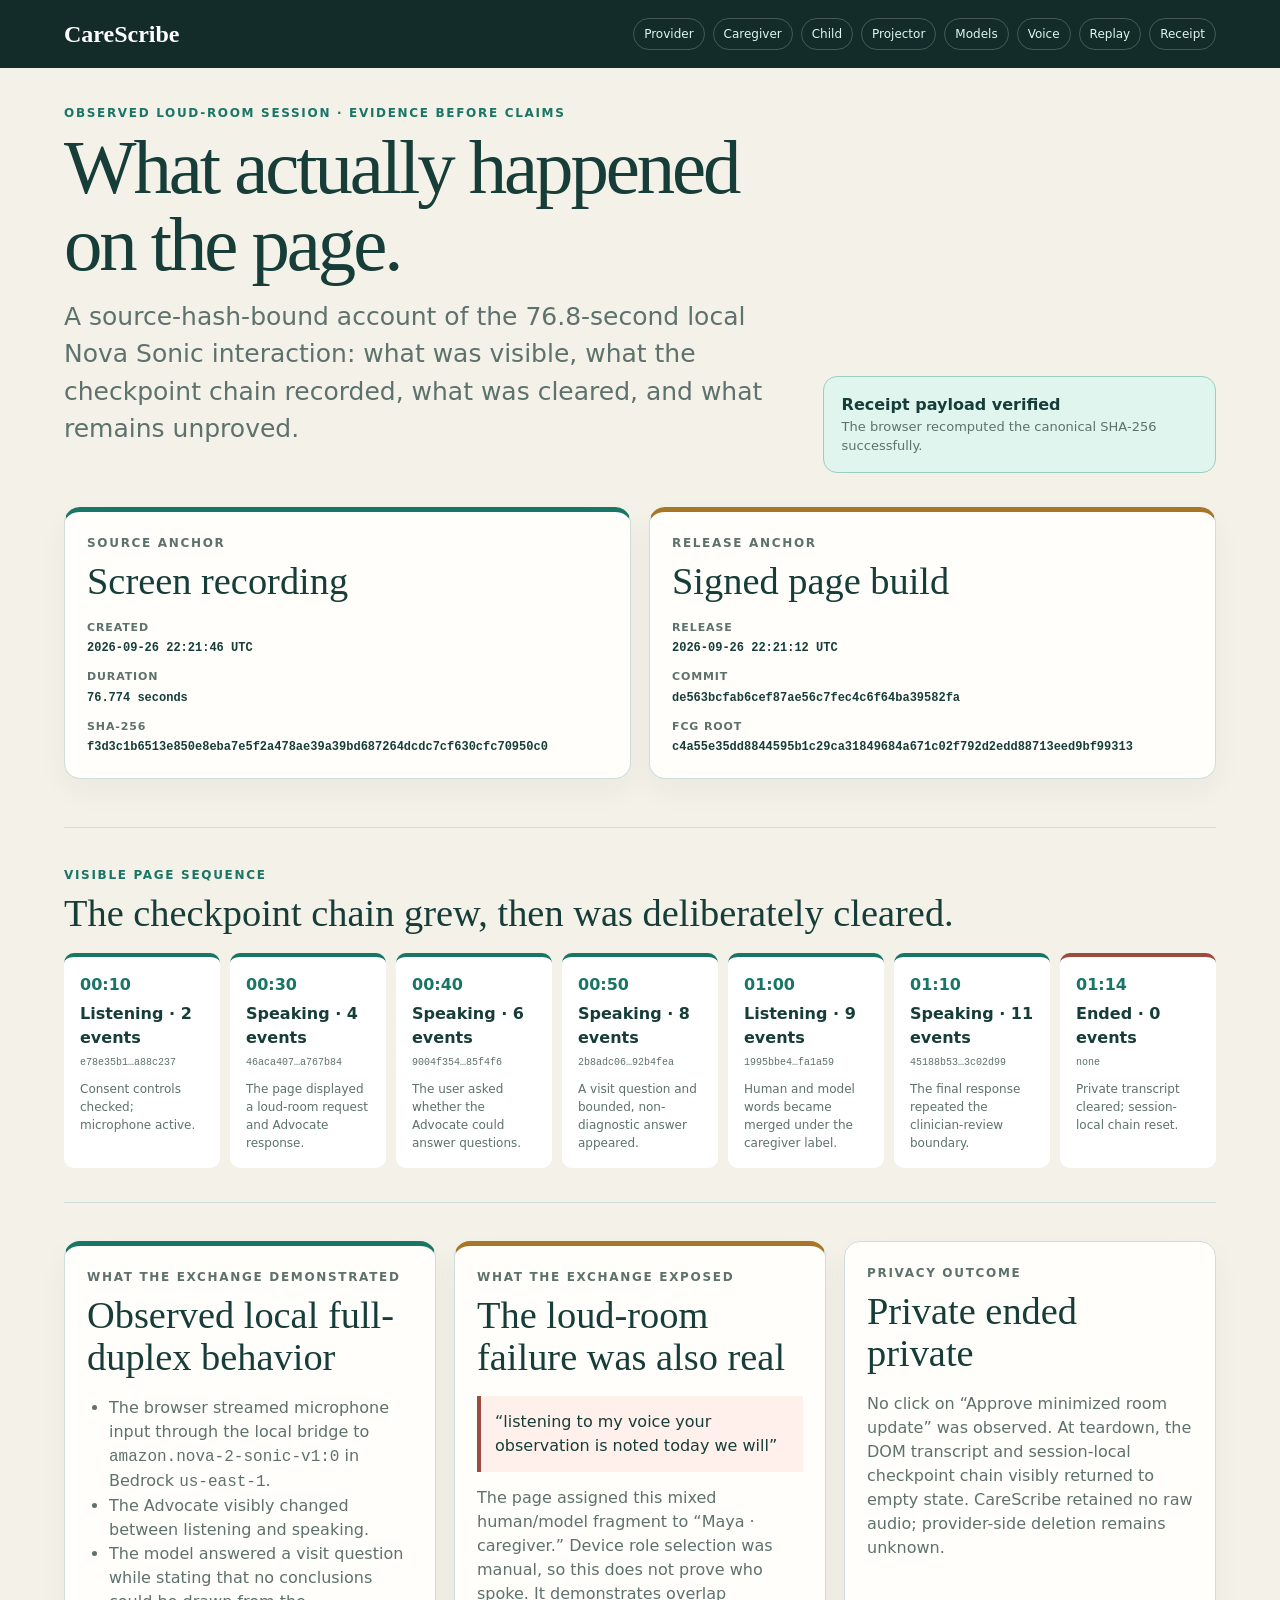
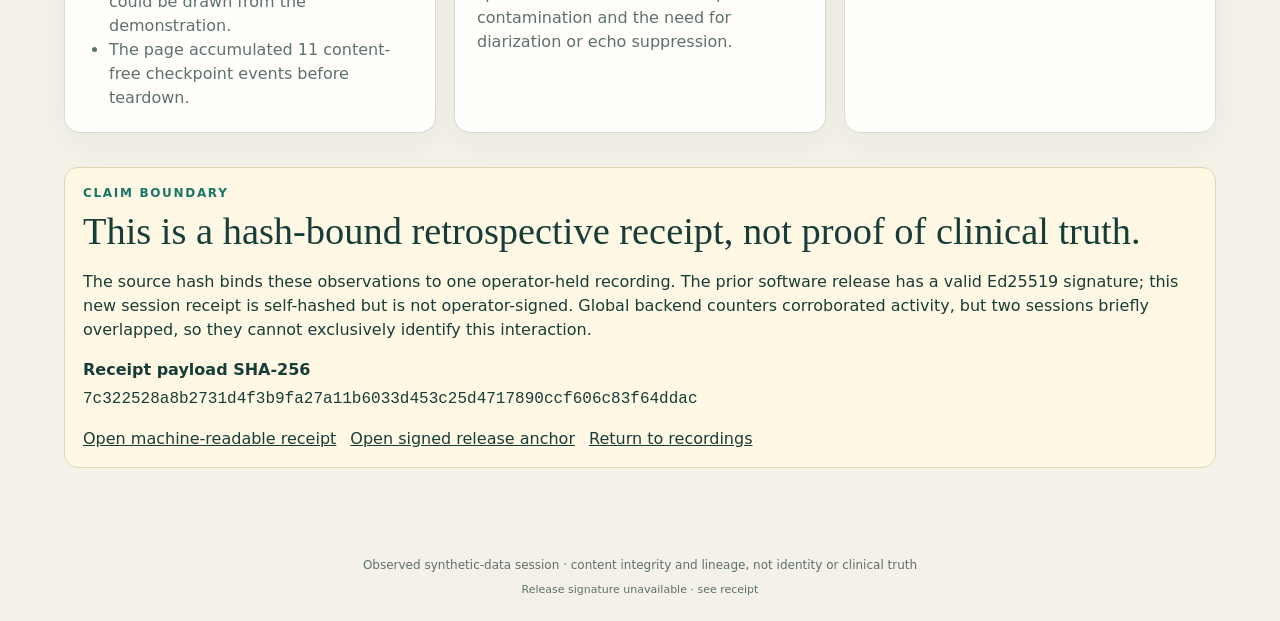
<file: web/session-receipt.html>
<!doctype html>
<html lang="en">
<head>
  <meta charset="UTF-8">
  <meta name="viewport" content="width=device-width,initial-scale=1">
  <meta name="theme-color" content="#173d38">
  <link rel="icon" href="data:image/svg+xml,<svg xmlns='http://www.w3.org/2000/svg' viewBox='0 0 64 64'><rect width='64' height='64' rx='16' fill='%23173d38'/></svg>">
  <title>CareScribe · Observed Session Receipt</title>
  <link rel="stylesheet" href="focus.css">
  <script src="session-receipt.js" defer></script>
  <script src="release-proof.js" defer></script>
</head>
<body data-focus="receipt">
  <header class="site-head"><a class="brand" href="index.html">CareScribe</a><nav aria-label="Focused pages"><a href="provider.html">Provider</a><a href="caregiver.html">Caregiver</a><a href="child.html">Child</a><a href="projector.html">Projector</a><a href="models.html">Models</a><a href="voice.html">Voice</a><a href="replay.html">Replay</a><a data-page="receipt" href="session-receipt.html">Receipt</a></nav></header>
  <main>
    <section class="hero">
      <div>
        <p class="eyebrow">Observed loud-room session · evidence before claims</p>
        <h1>What actually happened on the page.</h1>
        <p class="lead">A source-hash-bound account of the 76.8-second local Nova Sonic interaction: what was visible, what the checkpoint chain recorded, what was cleared, and what remains unproved.</p>
      </div>
      <div id="receipt-state" class="runtime-state"><strong>Verifying receipt payload</strong><span>The browser is recomputing its canonical SHA-256.</span></div>
    </section>

    <section class="receipt-summary">
      <article class="card accent"><p class="eyebrow">Source anchor</p><h2>Screen recording</h2><dl class="receipt-facts"><div><dt>Created</dt><dd>2026-09-26 22:21:46 UTC</dd></div><div><dt>Duration</dt><dd>76.774 seconds</dd></div><div><dt>SHA-256</dt><dd>f3d3c1b6513e850e8eba7e5f2a478ae39a39bd687264dcdc7cf630cfc70950c0</dd></div></dl></article>
      <article class="card evidence"><p class="eyebrow">Release anchor</p><h2>Signed page build</h2><dl class="receipt-facts"><div><dt>Release</dt><dd>2026-09-26 22:21:12 UTC</dd></div><div><dt>Commit</dt><dd>de563bcfab6cef87ae56c7fec4c6f64ba39582fa</dd></div><div><dt>FCG root</dt><dd>c4a55e35dd8844595b1c29ca31849684a671c02f792d2edd88713eed9bf99313</dd></div></dl></article>
    </section>

    <section class="real-example">
      <p class="eyebrow">Visible page sequence</p>
      <h2>The checkpoint chain grew, then was deliberately cleared.</h2>
      <div class="receipt-timeline">
        <article><time>00:10</time><b>Listening · 2 events</b><code>e78e35b1…a88c237</code><p>Consent controls checked; microphone active.</p></article>
        <article><time>00:30</time><b>Speaking · 4 events</b><code>46aca407…a767b84</code><p>The page displayed a loud-room request and Advocate response.</p></article>
        <article><time>00:40</time><b>Speaking · 6 events</b><code>9004f354…85f4f6</code><p>The user asked whether the Advocate could answer questions.</p></article>
        <article><time>00:50</time><b>Speaking · 8 events</b><code>2b8adc06…92b4fea</code><p>A visit question and bounded, non-diagnostic answer appeared.</p></article>
        <article><time>01:00</time><b>Listening · 9 events</b><code>1995bbe4…fa1a59</code><p>Human and model words became merged under the caregiver label.</p></article>
        <article><time>01:10</time><b>Speaking · 11 events</b><code>45188b53…3c02d99</code><p>The final response repeated the clinician-review boundary.</p></article>
        <article class="terminal"><time>01:14</time><b>Ended · 0 events</b><code>none</code><p>Private transcript cleared; session-local chain reset.</p></article>
      </div>
    </section>

    <section class="receipt-grid real-example">
      <article class="card accent">
        <p class="eyebrow">What the exchange demonstrated</p>
        <h2>Observed local full-duplex behavior</h2>
        <ul>
          <li>The browser streamed microphone input through the local bridge to <code>amazon.nova-2-sonic-v1:0</code> in Bedrock <code>us-east-1</code>.</li>
          <li>The Advocate visibly changed between listening and speaking.</li>
          <li>The model answered a visit question while stating that no conclusions could be drawn from the demonstration.</li>
          <li>The page accumulated 11 content-free checkpoint events before teardown.</li>
        </ul>
      </article>
      <article class="card evidence">
        <p class="eyebrow">What the exchange exposed</p>
        <h2>The loud-room failure was also real</h2>
        <blockquote>“listening to my voice your observation is noted today we will”</blockquote>
        <p>The page assigned this mixed human/model fragment to “Maya · caregiver.” Device role selection was manual, so this does not prove who spoke. It demonstrates overlap contamination and the need for diarization or echo suppression.</p>
      </article>
      <article class="card">
        <p class="eyebrow">Privacy outcome</p>
        <h2>Private ended private</h2>
        <p>No click on “Approve minimized room update” was observed. At teardown, the DOM transcript and session-local checkpoint chain visibly returned to empty state. CareScribe retained no raw audio; provider-side deletion remains unknown.</p>
      </article>
    </section>

    <section class="boundary receipt-boundary">
      <p class="eyebrow">Claim boundary</p>
      <h2>This is a hash-bound retrospective receipt, not proof of clinical truth.</h2>
      <p>The source hash binds these observations to one operator-held recording. The prior software release has a valid Ed25519 signature; this new session receipt is self-hashed but is not operator-signed. Global backend counters corroborated activity, but two sessions briefly overlapped, so they cannot exclusively identify this interaction.</p>
      <p><b>Receipt payload SHA-256</b><code id="receipt-digest">verifying…</code></p>
      <p class="artifact-links"><a href="session-receipt.json">Open machine-readable receipt</a><a href="https://github.com/biobitworks/carescribe/blob/60815fe18865b9add83df1ffd246155cc51a9ce6/web/release-receipt.json">Open signed release anchor</a><a href="replay.html">Return to recordings</a></p>
    </section>
  </main>
  <footer>Observed synthetic-data session · content integrity and lineage, not identity or clinical truth</footer>
</body>
</html>
</file>
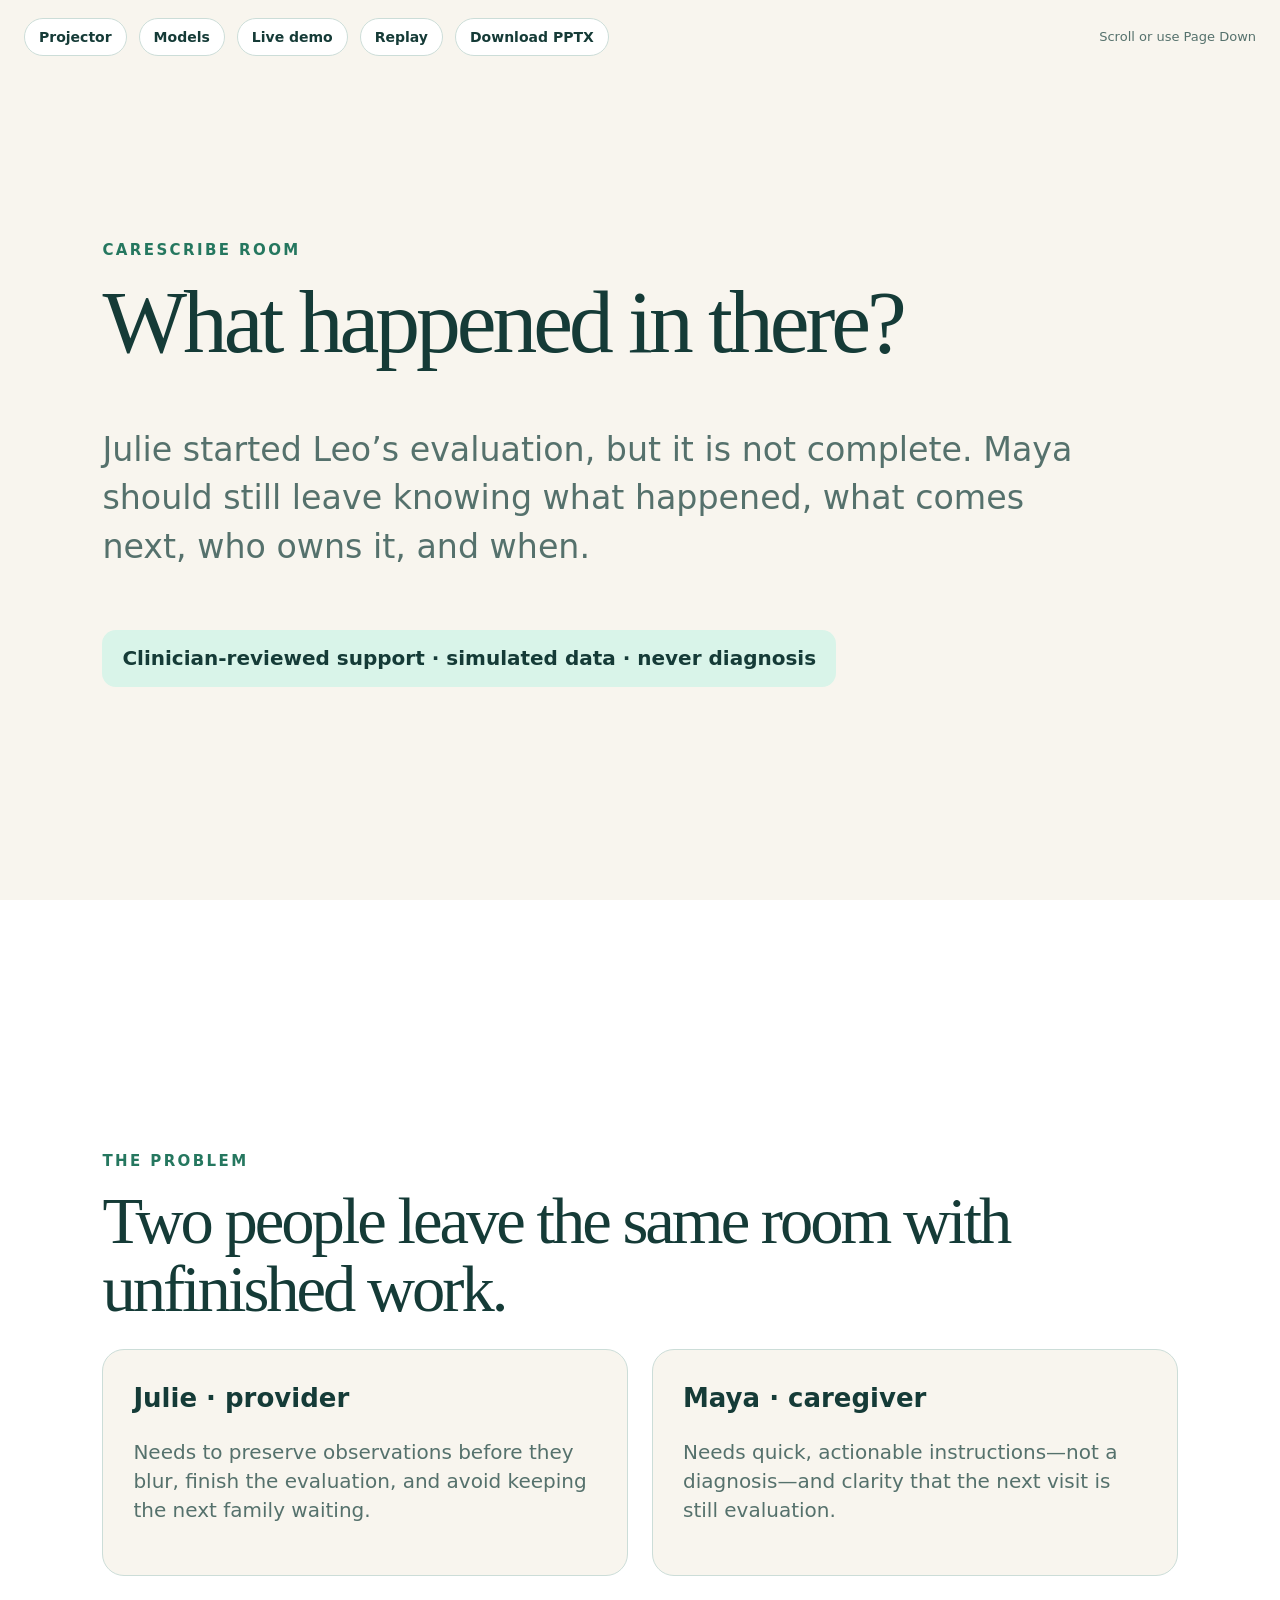
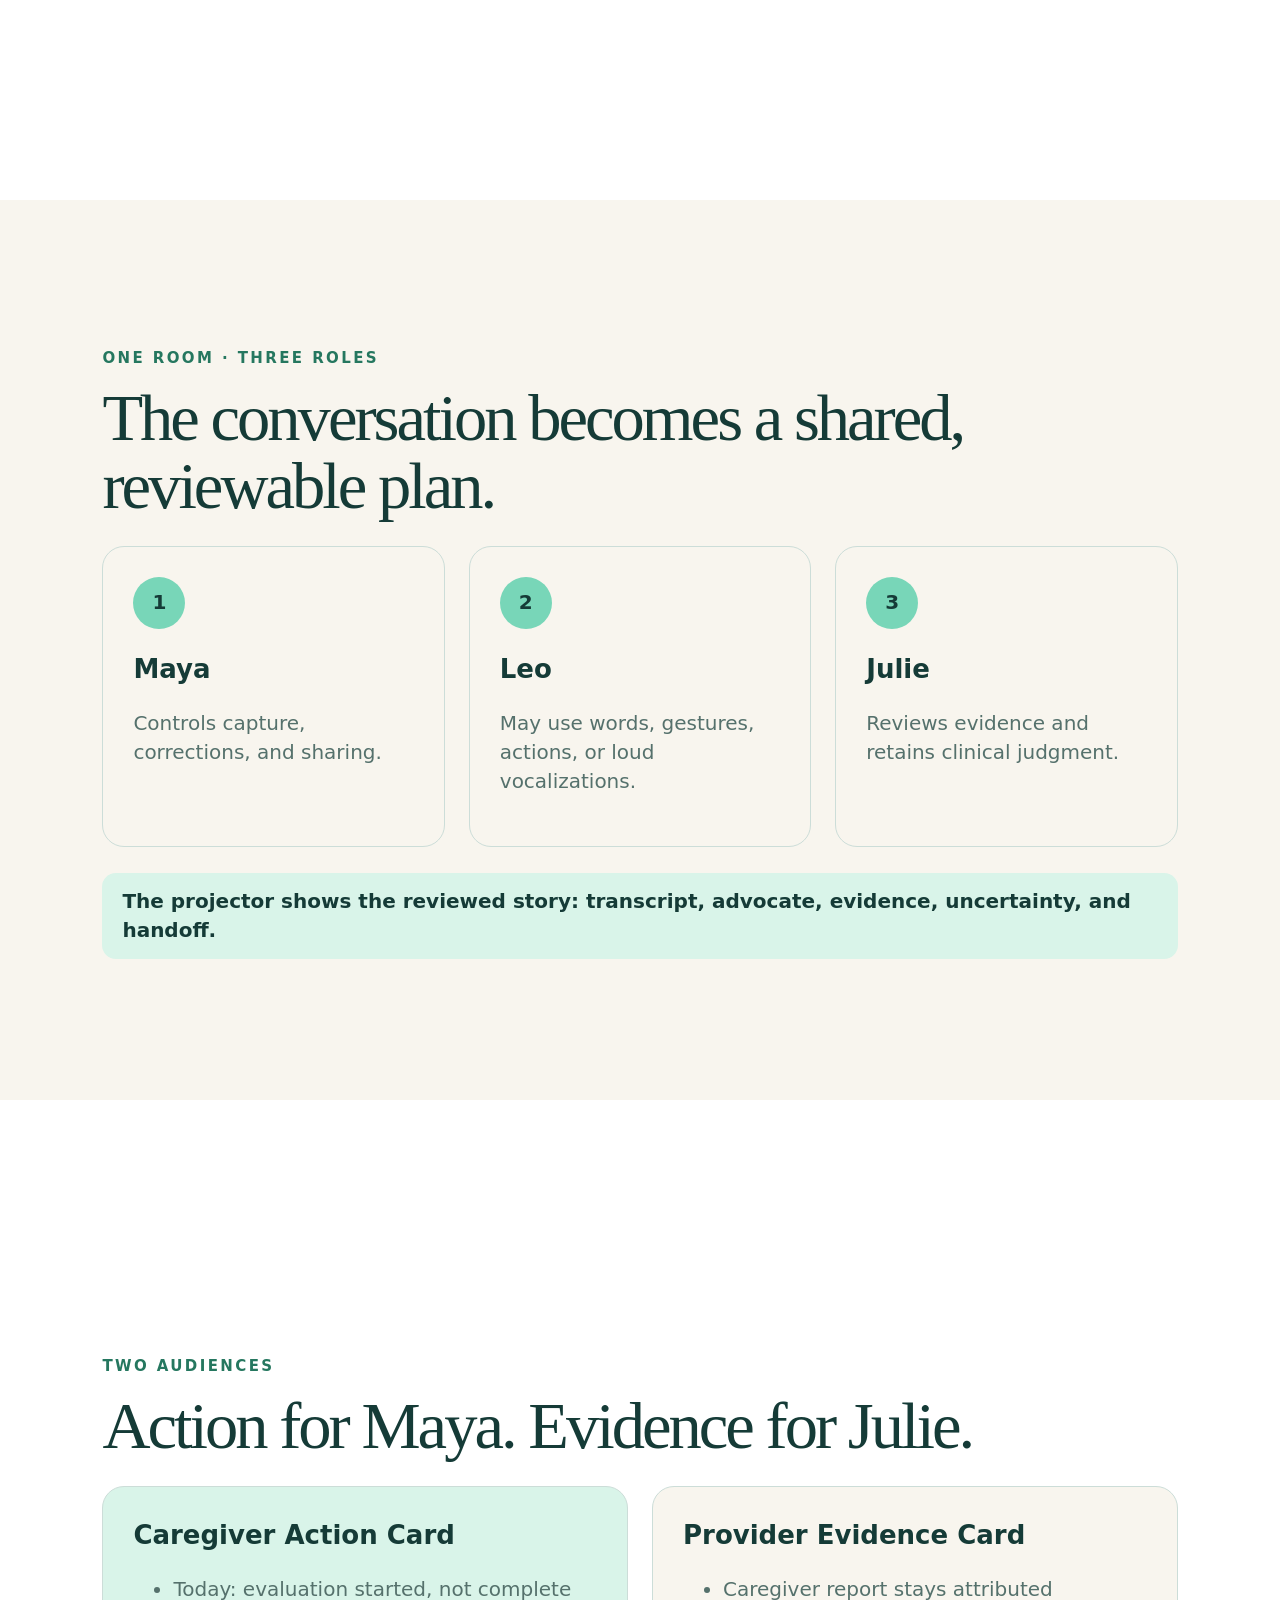
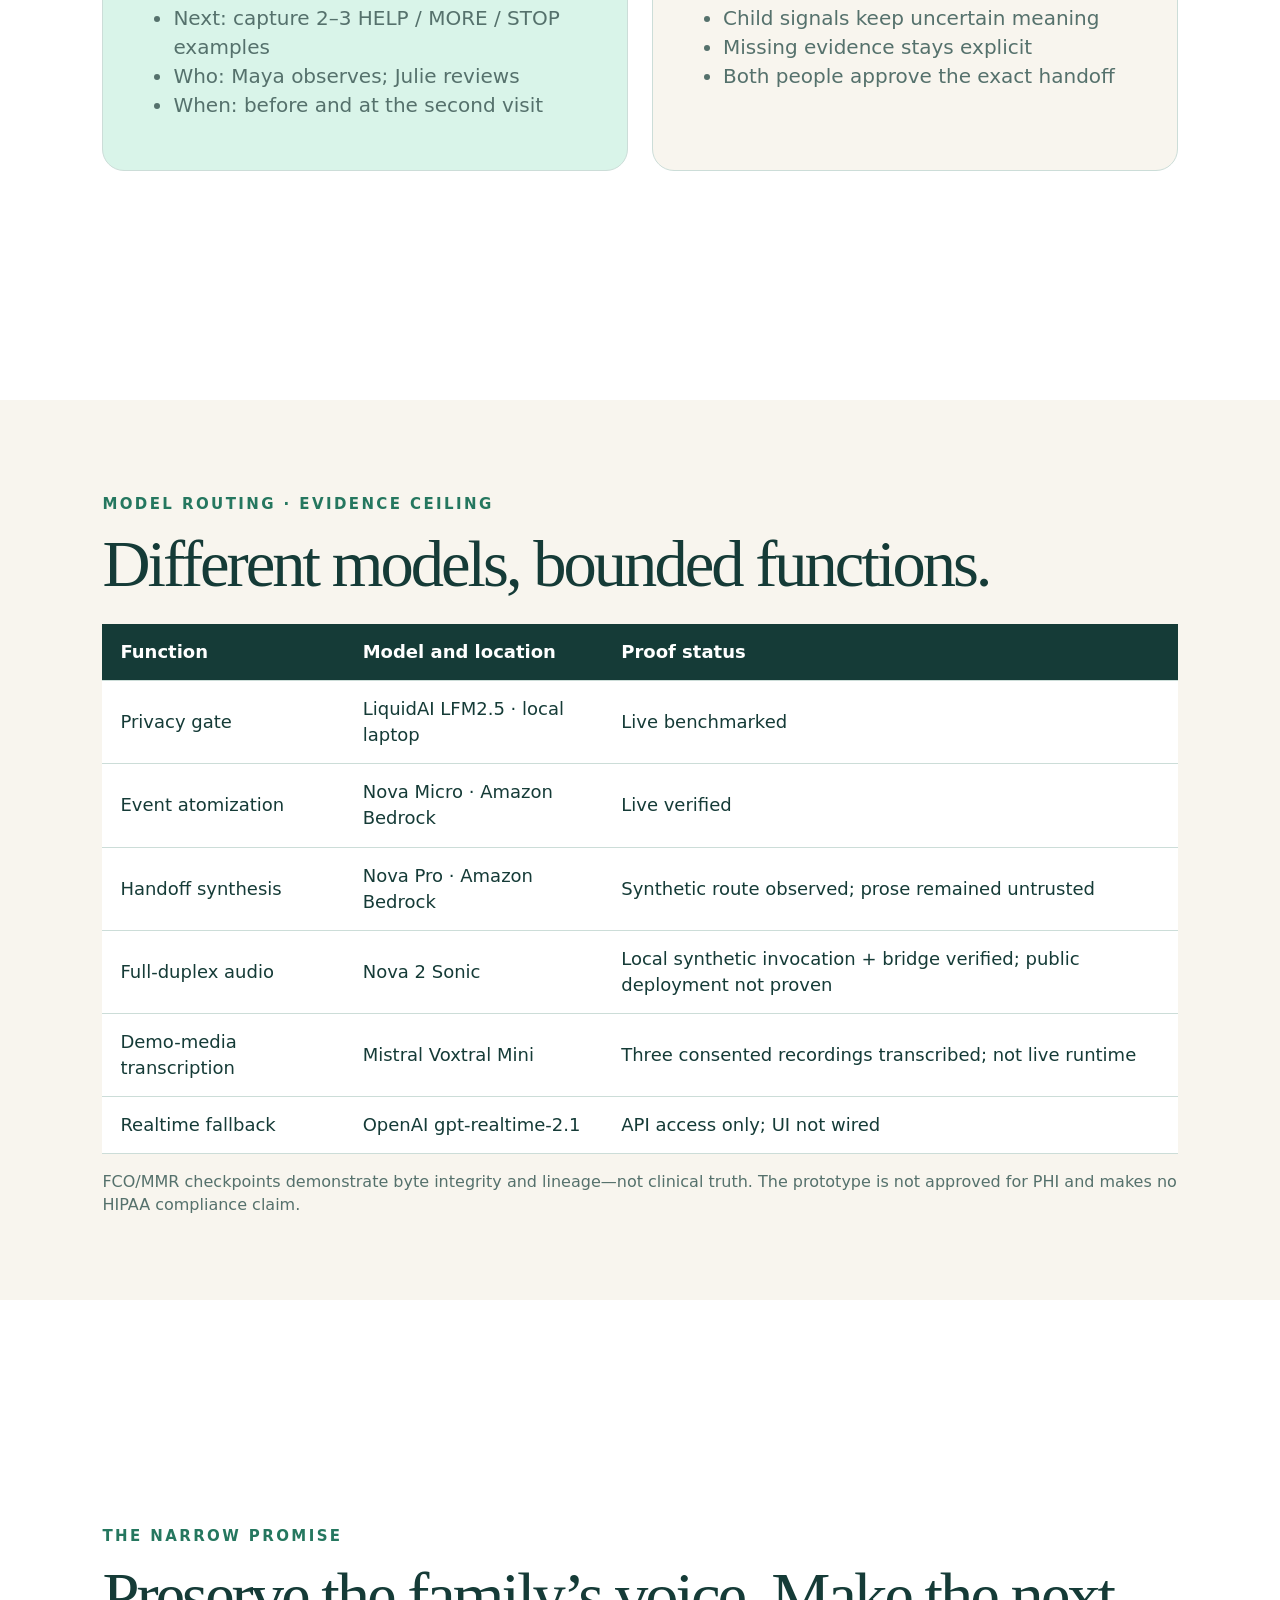
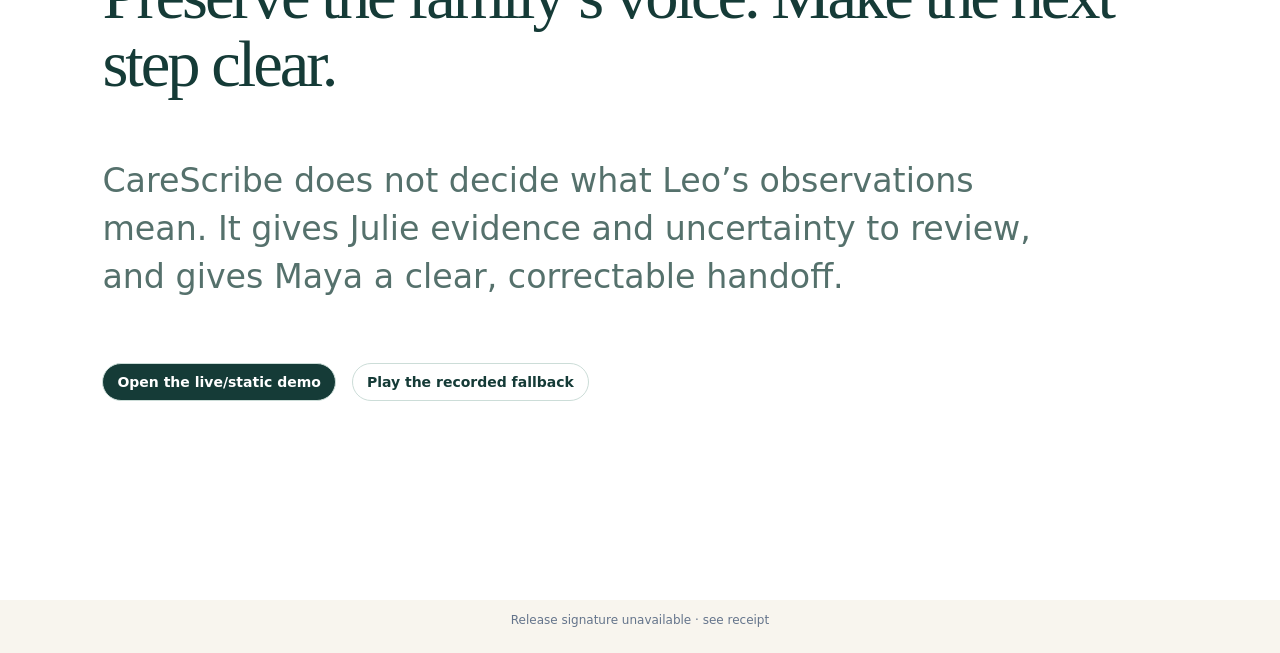
<file: web/slides.html>
<!doctype html>
<html lang="en">
<head>
  <meta charset="UTF-8">
  <meta name="viewport" content="width=device-width,initial-scale=1">
  <meta name="theme-color" content="#173d38">
  <link rel="icon" href="data:image/svg+xml,<svg xmlns='http://www.w3.org/2000/svg' viewBox='0 0 64 64'><rect width='64' height='64' rx='16' fill='%23173d38'/></svg>">
  <title>CareScribe — Judge Deck</title>
  <link rel="stylesheet" href="slides.css">
  <script src="release-proof.js" defer></script>
</head>
<body>
  <nav aria-label="Presentation controls">
    <a href="projector.html?room=JUDGES">Projector</a>
    <a href="models.html?room=JUDGES">Models</a>
    <a href="index.html?room=JUDGES">Live demo</a>
    <a href="replay.html">Replay</a>
    <a href="assets/carescribe-revised-pitch-deck.pptx" download>Download PPTX</a>
    <span>Scroll or use Page Down</span>
  </nav>

  <main>
    <section class="slide title">
      <p class="eyebrow">CareScribe Room</p>
      <h1>What happened in there?</h1>
      <p class="lead">Julie started Leo’s evaluation, but it is not complete. Maya should
        still leave knowing what happened, what comes next, who owns it, and when.</p>
      <div class="boundary">Clinician-reviewed support · simulated data · never diagnosis</div>
    </section>

    <section class="slide">
      <p class="eyebrow">The problem</p>
      <h2>Two people leave the same room with unfinished work.</h2>
      <div class="two">
        <article><b>Julie · provider</b><p>Needs to preserve observations before they blur,
          finish the evaluation, and avoid keeping the next family waiting.</p></article>
        <article><b>Maya · caregiver</b><p>Needs quick, actionable instructions—not a
          diagnosis—and clarity that the next visit is still evaluation.</p></article>
      </div>
    </section>

    <section class="slide">
      <p class="eyebrow">One room · three roles</p>
      <h2>The conversation becomes a shared, reviewable plan.</h2>
      <div class="actors">
        <article><span>1</span><b>Maya</b><p>Controls capture, corrections, and sharing.</p></article>
        <article><span>2</span><b>Leo</b><p>May use words, gestures, actions, or loud vocalizations.</p></article>
        <article><span>3</span><b>Julie</b><p>Reviews evidence and retains clinical judgment.</p></article>
      </div>
      <p class="callout">The projector shows the reviewed story: transcript, advocate,
        evidence, uncertainty, and handoff.</p>
    </section>

    <section class="slide">
      <p class="eyebrow">Two audiences</p>
      <h2>Action for Maya. Evidence for Julie.</h2>
      <div class="two">
        <article class="mint"><b>Caregiver Action Card</b>
          <ul><li>Today: evaluation started, not complete</li>
            <li>Next: capture 2–3 HELP / MORE / STOP examples</li>
            <li>Who: Maya observes; Julie reviews</li>
            <li>When: before and at the second visit</li></ul></article>
        <article><b>Provider Evidence Card</b>
          <ul><li>Caregiver report stays attributed</li>
            <li>Child signals keep uncertain meaning</li>
            <li>Missing evidence stays explicit</li>
            <li>Both people approve the exact handoff</li></ul></article>
      </div>
    </section>

    <section class="slide">
      <p class="eyebrow">Model routing · evidence ceiling</p>
      <h2>Different models, bounded functions.</h2>
      <table>
        <tr><th>Function</th><th>Model and location</th><th>Proof status</th></tr>
        <tr><td>Privacy gate</td><td>LiquidAI LFM2.5 · local laptop</td><td>Live benchmarked</td></tr>
        <tr><td>Event atomization</td><td>Nova Micro · Amazon Bedrock</td><td>Live verified</td></tr>
        <tr><td>Handoff synthesis</td><td>Nova Pro · Amazon Bedrock</td><td>Synthetic route observed; prose remained untrusted</td></tr>
        <tr><td>Full-duplex audio</td><td>Nova 2 Sonic</td><td>Local synthetic invocation + bridge verified; public deployment not proven</td></tr>
        <tr><td>Demo-media transcription</td><td>Mistral Voxtral Mini</td><td>Three consented recordings transcribed; not live runtime</td></tr>
        <tr><td>Realtime fallback</td><td>OpenAI gpt-realtime-2.1</td><td>API access only; UI not wired</td></tr>
      </table>
      <p class="fine">FCO/MMR checkpoints demonstrate byte integrity and lineage—not
        clinical truth. The prototype is not approved for PHI and makes no HIPAA
        compliance claim.</p>
    </section>

    <section class="slide title">
      <p class="eyebrow">The narrow promise</p>
      <h2>Preserve the family’s voice. Make the next step clear.</h2>
      <p class="lead">CareScribe does not decide what Leo’s observations mean. It gives
        Julie evidence and uncertainty to review, and gives Maya a clear, correctable
        handoff.</p>
      <div class="links">
        <a href="index.html">Open the live/static demo</a>
        <a href="assets/carescribe-three-actor-demo.mp4">Play the recorded fallback</a>
      </div>
    </section>
  </main>
  <footer></footer>
</body>
</html>
</file>
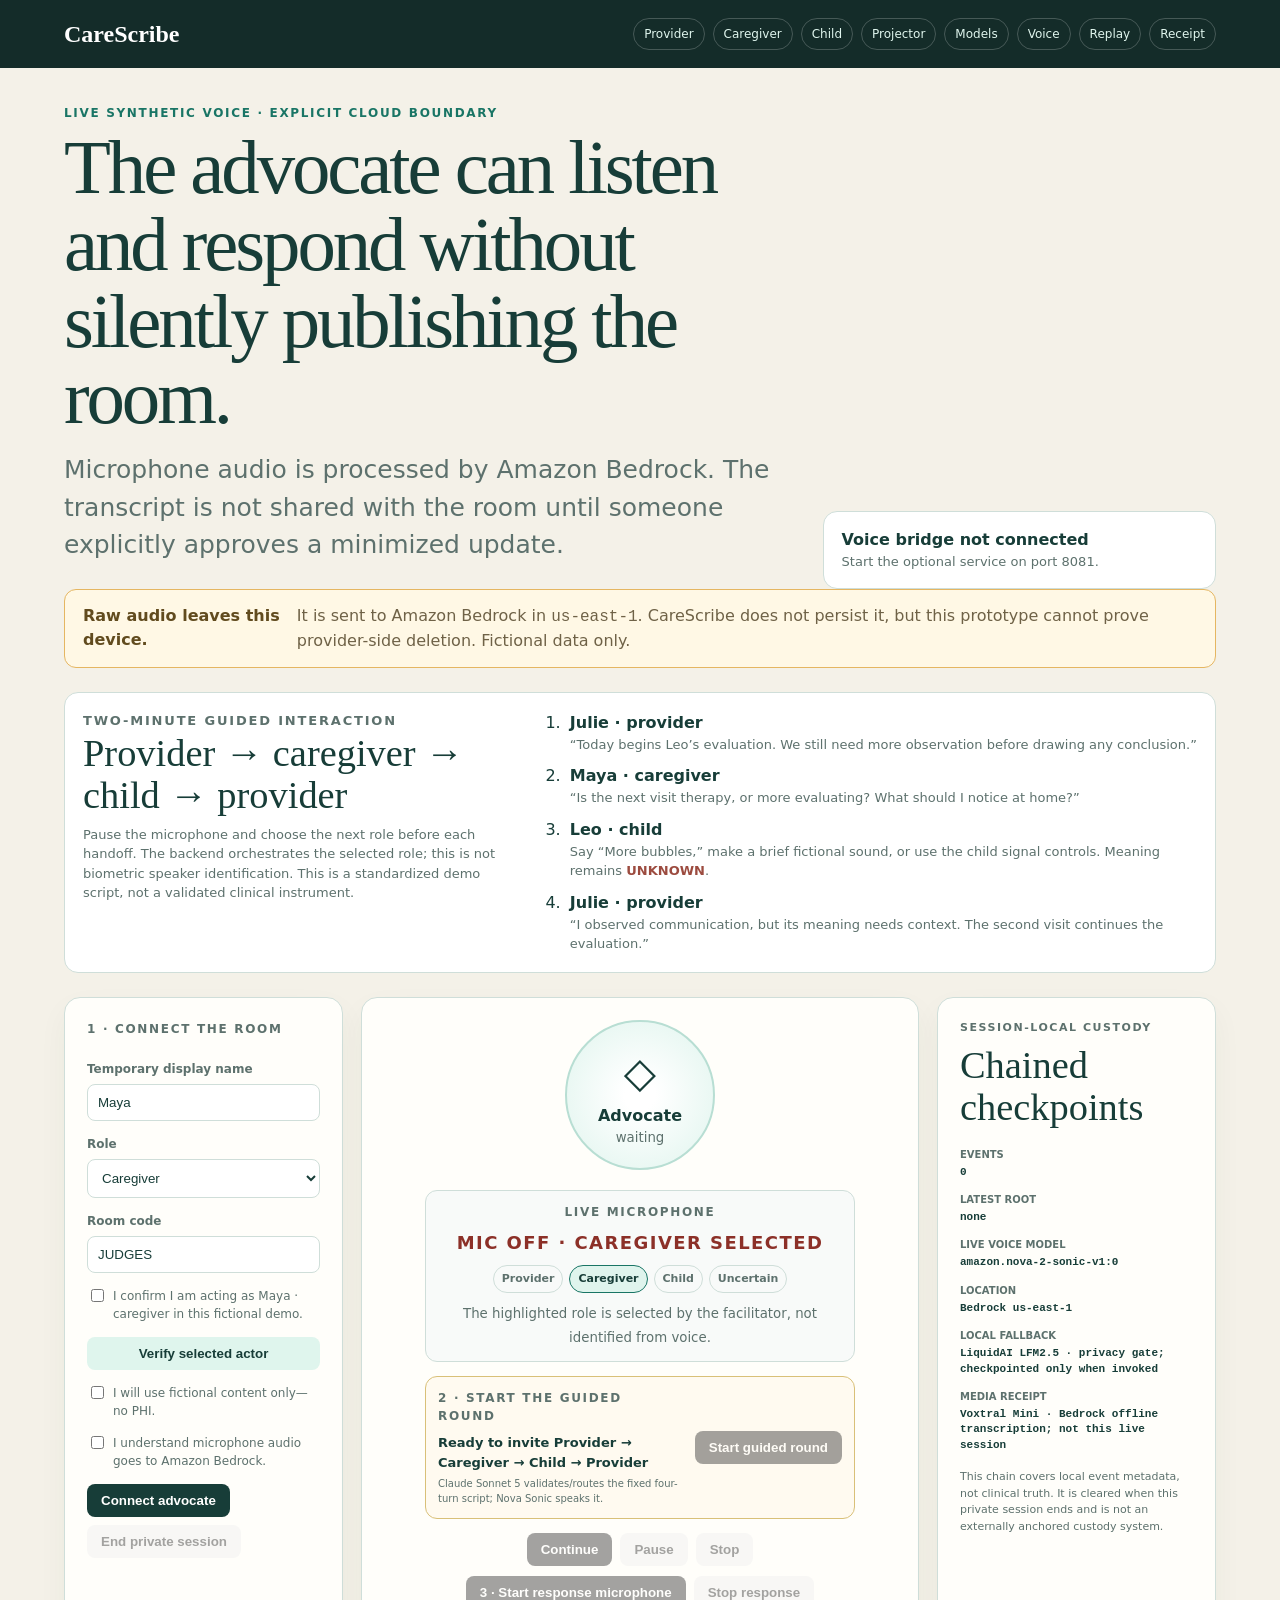
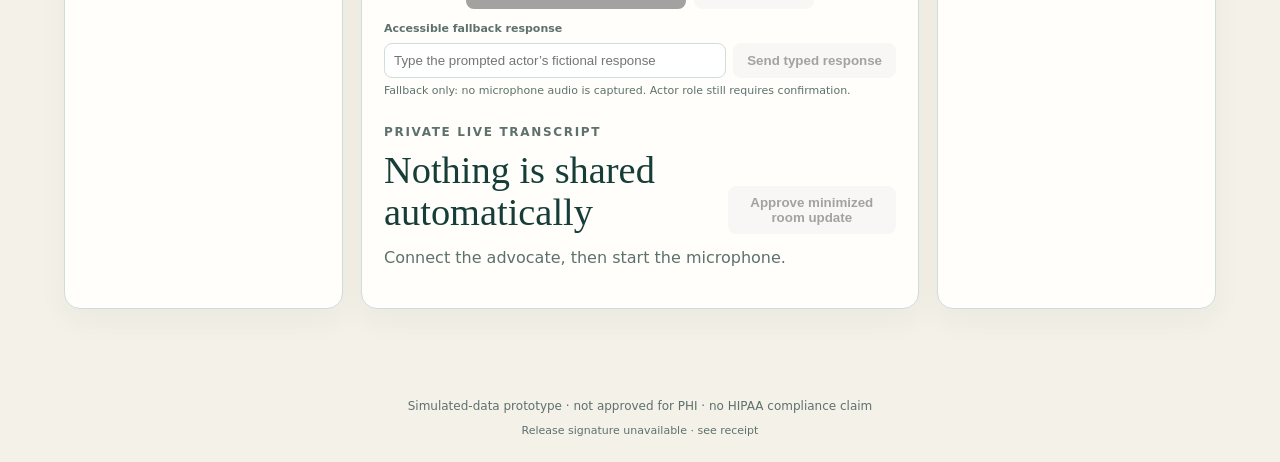
<file: web/voice.html>
<!doctype html>
<html lang="en">
<head>
  <meta charset="UTF-8">
  <meta name="viewport" content="width=device-width,initial-scale=1">
  <meta name="theme-color" content="#173d38">
  <link rel="icon" href="data:image/svg+xml,<svg xmlns='http://www.w3.org/2000/svg' viewBox='0 0 64 64'><rect width='64' height='64' rx='16' fill='%23173d38'/></svg>">
  <title>CareScribe · Live Voice</title>
  <link rel="stylesheet" href="focus.css">
  <link rel="stylesheet" href="voice.css">
  <script type="module" src="voice.js"></script>
  <script src="release-proof.js" defer></script>
</head>
<body data-focus="voice">
  <header class="site-head"><a class="brand" href="index.html">CareScribe</a><nav aria-label="Focused pages"><a href="provider.html">Provider</a><a href="caregiver.html">Caregiver</a><a href="child.html">Child</a><a href="projector.html">Projector</a><a href="models.html">Models</a><a data-page="voice" href="voice.html">Voice</a><a href="replay.html">Replay</a><a href="session-receipt.html">Receipt</a></nav></header>
  <main>
    <section class="hero"><div><p class="eyebrow">Live synthetic voice · explicit cloud boundary</p><h1>The advocate can listen and respond without silently publishing the room.</h1><p class="lead">Microphone audio is processed by Amazon Bedrock. The transcript is not shared with the room until someone explicitly approves a minimized update.</p></div><div id="runtime-state" class="runtime-state"><strong>Voice bridge not connected</strong><span>Start the optional service on port 8081.</span></div></section>

    <section class="voice-boundary" role="note"><b>Raw audio leaves this device.</b><span>It is sent to Amazon Bedrock in <code>us-east-1</code>. CareScribe does not persist it, but this prototype cannot prove provider-side deletion. Fictional data only.</span></section>

    <section class="demo-script" aria-labelledby="demo-script-title">
      <div><p class="eyebrow">Two-minute guided interaction</p><h2 id="demo-script-title">Provider → caregiver → child → provider</h2><p>Pause the microphone and choose the next role before each handoff. The backend orchestrates the selected role; this is not biometric speaker identification. This is a standardized demo script, not a validated clinical instrument.</p></div>
      <ol>
        <li><b>Julie · provider</b><span>“Today begins Leo’s evaluation. We still need more observation before drawing any conclusion.”</span></li>
        <li><b>Maya · caregiver</b><span>“Is the next visit therapy, or more evaluating? What should I notice at home?”</span></li>
        <li><b>Leo · child</b><span>Say “More bubbles,” make a brief fictional sound, or use the child signal controls. Meaning remains <strong>UNKNOWN</strong>.</span></li>
        <li><b>Julie · provider</b><span>“I observed communication, but its meaning needs context. The second visit continues the evaluation.”</span></li>
      </ol>
    </section>

    <section class="voice-layout">
      <form id="voice-setup" class="card voice-setup">
        <p class="eyebrow">1 · Connect the room</p>
        <label>Temporary display name<input id="actor-name" maxlength="40" value="Maya"></label>
        <label>Role<select id="actor-role"><option value="caregiver">Caregiver</option><option value="provider">Provider</option><option value="child">Child / communication signal</option><option value="uncertain">Uncertain speaker</option></select></label>
        <label>Room code<input id="room-code" maxlength="12" value="READY"></label>
        <label class="check"><input id="actor-confirm" type="checkbox"> <span id="actor-confirm-label">I confirm I am acting as Maya · Caregiver in this fictional demo.</span></label>
        <button id="verify-actor" class="button secondary" type="button">Verify selected actor</button>
        <div id="actor-receipt" class="actor-receipt" role="status" aria-live="polite" tabindex="-1" hidden></div>
        <label class="check"><input id="synthetic-consent" type="checkbox"> I will use fictional content only—no PHI.</label>
        <label class="check"><input id="cloud-consent" type="checkbox"> I understand microphone audio goes to Amazon Bedrock.</label>
        <div class="button-row"><button id="connect-voice" class="button" type="submit">Connect advocate</button><button id="end-voice" class="button secondary" type="button" disabled>End private session</button></div>
      </form>

      <section class="card voice-stage">
        <div id="avatar" class="voice-avatar"><span>◇</span><b>Advocate</b><small id="avatar-state">waiting</small></div>
        <div class="speaker-monitor">
          <p class="eyebrow">Live microphone</p>
          <strong id="mic-status" role="status" aria-live="polite">MIC OFF</strong>
          <div id="speaker-roles" class="speaker-roles" aria-label="Operator-selected speaker">
            <span data-role="provider">Provider</span><span data-role="caregiver">Caregiver</span><span data-role="child">Child</span><span data-role="uncertain">Uncertain</span>
          </div>
          <small id="speaker-method">The highlighted role is selected by the facilitator, not identified from voice.</small>
        </div>
        <div class="orchestrator-panel">
          <div><p class="eyebrow">2 · Start the guided round</p><strong id="orchestrator-status" role="status" aria-live="polite">Ready to invite Provider → Caregiver → Child → Provider</strong><small id="orchestrator-model">Claude Sonnet 5 validates/routes the fixed four-turn script; Nova Sonic speaks it.</small></div>
          <button id="start-round" class="button" type="button" disabled>Start guided round</button>
        </div>
        <div class="button-row center round-controls">
          <button id="continue-round" class="button" type="button" disabled>Continue</button>
          <button id="pause-round" class="button secondary" type="button" disabled>Pause</button>
          <button id="stop-round" class="button secondary" type="button" disabled>Stop</button>
        </div>
        <div class="button-row center"><button id="start-mic" class="button" disabled>3 · Start response microphone</button><button id="stop-mic" class="button secondary" disabled>Stop response</button></div>
        <form id="typed-response-form" class="typed-response">
          <label for="typed-response">Accessible fallback response</label>
          <div><input id="typed-response" maxlength="1000" placeholder="Type the prompted actor’s fictional response"><button id="send-typed-response" class="button secondary" type="submit" disabled>Send typed response</button></div>
          <small>Fallback only: no microphone audio is captured. Actor role still requires confirmation.</small>
        </form>
        <p id="voice-error" class="voice-error" hidden></p>
        <div class="transcript-head"><div><p class="eyebrow">Private live transcript</p><h2>Nothing is shared automatically</h2></div><button id="approve-update" class="button secondary" disabled>Approve minimized room update</button></div>
        <div id="voice-transcript" class="voice-transcript"><p class="empty">Connect the advocate, then start the microphone.</p></div>
      </section>

      <aside class="card custody-panel">
        <p class="eyebrow">Session-local custody</p>
        <h2>Chained checkpoints</h2>
        <dl><div><dt>Events</dt><dd id="checkpoint-count">0</dd></div><div><dt>Latest root</dt><dd id="checkpoint-root">none</dd></div><div><dt>Live voice model</dt><dd>amazon.nova-2-sonic-v1:0</dd></div><div><dt>Location</dt><dd>Bedrock us-east-1</dd></div><div><dt>Local fallback</dt><dd>LiquidAI LFM2.5 · privacy gate; checkpointed only when invoked</dd></div><div><dt>Media receipt</dt><dd>Voxtral Mini · Bedrock offline transcription; not this live session</dd></div></dl>
        <p>This chain covers local event metadata, not clinical truth. It is cleared when this private session ends and is not an externally anchored custody system.</p>
      </aside>
    </section>
  </main>
  <footer>Simulated-data prototype · not approved for PHI · no HIPAA compliance claim</footer>
</body>
</html>
</file>
<file: web/focus.css>
:root {
  color-scheme: light;
  --ink: #173d38;
  --muted: #5d716d;
  --paper: #fffefa;
  --cream: #f4f1e8;
  --mint: #dff5ed;
  --teal: #197565;
  --gold: #a77727;
  --line: #cfded9;
  --danger: #9c4b3f;
}

* { box-sizing: border-box; }
body { margin: 0; color: var(--ink); background: var(--cream); font: 16px/1.5 Inter, ui-sans-serif, system-ui, sans-serif; }
a { color: inherit; }
header.site-head { padding: 18px clamp(20px, 5vw, 72px); display: flex; align-items: center; gap: 24px; background: #142c29; color: #fff; }
.brand { margin-right: auto; font: 600 24px Georgia, serif; text-decoration: none; }
nav { display: flex; flex-wrap: wrap; gap: 8px; }
nav a { padding: 6px 10px; border: 1px solid #ffffff36; border-radius: 999px; color: #dff5ed; font-size: 12px; text-decoration: none; }
nav a[aria-current="page"] { background: #79d9bc; color: #142c29; }
main { width: min(1320px, 100%); margin: auto; padding: 36px clamp(18px, 5vw, 72px) 64px; }
.hero { display: grid; grid-template-columns: minmax(0, 1.3fr) minmax(260px, .7fr); gap: 28px; align-items: end; }
.eyebrow { margin: 0 0 8px; color: var(--teal); font-size: 12px; font-weight: 900; letter-spacing: .14em; text-transform: uppercase; }
h1, h2, h3, p { margin-top: 0; }
h1 { max-width: 850px; margin-bottom: 14px; font: 500 clamp(42px, 6vw, 82px)/1 Georgia, serif; letter-spacing: -.04em; }
h2 { margin-bottom: 18px; font: 500 clamp(28px, 3vw, 42px)/1.1 Georgia, serif; }
h3 { margin-bottom: 8px; font-size: 18px; }
.lead { max-width: 850px; color: var(--muted); font-size: clamp(18px, 2vw, 25px); }
.boundary, .runtime-state { padding: 16px 18px; border: 1px solid #e2d4ad; border-radius: 14px; background: #fff8e5; }
.runtime-state { border-color: var(--line); background: #fff; }
.runtime-state strong, .runtime-state span { display: block; }
.runtime-state span { color: var(--muted); font-size: 13px; }
.runtime-state.live { border-color: #9ccfc0; background: var(--mint); }
.runtime-state.static { border-color: #e2d4ad; background: #fff8e5; }
.join { margin: 30px 0; padding: 14px 18px; display: flex; align-items: center; flex-wrap: wrap; gap: 12px; border: 1px solid var(--line); border-radius: 14px; background: #fff; }
.join label { font-weight: 800; }
.join input { width: 145px; padding: 9px 11px; border: 1px solid var(--line); border-radius: 8px; text-transform: uppercase; }
.button { padding: 9px 14px; border: 0; border-radius: 8px; background: var(--ink); color: #fff; font-weight: 800; text-decoration: none; }
.button.secondary { background: var(--mint); color: var(--ink); }
.page-grid, .model-list, .projector-grid { display: grid; grid-template-columns: repeat(2, minmax(0, 1fr)); gap: 18px; }
.projector-grid { grid-template-columns: repeat(3, minmax(0, 1fr)); }
.card, .model-card, .feed { padding: 22px; border: 1px solid var(--line); border-radius: 16px; background: var(--paper); box-shadow: 0 12px 30px #173d380b; }
.card.accent { border-top: 5px solid var(--teal); }
.card.evidence { border-top: 5px solid var(--gold); }
.card p, .card li { color: var(--muted); }
.card ul, .card ol { margin-bottom: 0; padding-left: 22px; }
.anchors { display: grid; gap: 10px; }
.anchors div { padding: 12px; border-left: 4px solid var(--teal); background: #f4fbf8; }
.anchors small, .model-card small { display: block; color: var(--teal); font-weight: 900; letter-spacing: .08em; text-transform: uppercase; }
.anchors strong { display: block; margin: 3px 0; }
.models, .room { margin-top: 34px; }
.model-list { grid-template-columns: repeat(5, minmax(0, 1fr)); }
.model-card { min-width: 0; padding: 16px; }
.model-card b { display: block; overflow-wrap: anywhere; font: 700 12px/1.4 ui-monospace, monospace; }
.model-card span { display: block; margin: 7px 0; color: var(--muted); font-size: 12px; }
.proof { width: fit-content; padding: 4px 7px; border-radius: 999px; background: #fff0dc; color: var(--gold); font-size: 11px; font-weight: 900; }
.proof.live-verified, .proof.access-verified { background: var(--mint); color: var(--teal); }
.feed { min-height: 140px; }
.feed article { padding: 12px 0; border-bottom: 1px solid var(--line); }
.feed article:last-child { border-bottom: 0; }
.feed small { display: block; color: var(--teal); font-weight: 900; }
.empty { color: var(--muted); }
.avatar { width: 110px; height: 110px; display: grid; place-items: center; margin: 0 auto 18px; border-radius: 50%; background: var(--mint); font: 600 52px Georgia, serif; }
.center { text-align: center; }
.replay { width: 100%; border-radius: 16px; background: #000; box-shadow: 0 15px 35px #0003; }
.audio-note { margin-top: 18px; padding: 14px; border-left: 4px solid var(--gold); background: #fff8e5; }
.real-example { margin-top: 48px; padding-top: 38px; border-top: 1px solid var(--line); }
footer { padding: 24px; color: var(--muted); text-align: center; font-size: 12px; }
.release-proof { display: block; margin-top: 8px; font-size: 11px; }
.release-proof a { color: inherit; text-decoration: underline; }
.receipt-summary, .receipt-grid { margin-top: 34px; display: grid; grid-template-columns: repeat(2, minmax(0, 1fr)); gap: 18px; }
.receipt-facts { margin: 0; }
.receipt-facts div { margin-top: 12px; }
.receipt-facts dt { color: var(--muted); font-size: 11px; font-weight: 900; letter-spacing: .08em; text-transform: uppercase; }
.receipt-facts dd { margin: 3px 0 0; overflow-wrap: anywhere; font: 700 12px/1.5 ui-monospace, monospace; }
.receipt-timeline { display: grid; grid-template-columns: repeat(7, minmax(0, 1fr)); gap: 10px; }
.receipt-timeline article { min-width: 0; padding: 16px; border-top: 4px solid var(--teal); border-radius: 10px; background: #fff; }
.receipt-timeline article.terminal { border-color: var(--danger); }
.receipt-timeline time, .receipt-timeline b, .receipt-timeline code { display: block; }
.receipt-timeline time { color: var(--teal); font-weight: 900; }
.receipt-timeline b { margin: 5px 0; }
.receipt-timeline code { overflow-wrap: anywhere; color: var(--muted); font-size: 10px; }
.receipt-timeline p { margin: 10px 0 0; color: var(--muted); font-size: 12px; }
.receipt-grid { grid-template-columns: repeat(3, minmax(0, 1fr)); }
.receipt-grid blockquote { margin: 0 0 14px; padding: 14px; border-left: 4px solid var(--danger); background: #fff0eb; }
.receipt-boundary { margin-top: 34px; }
.receipt-boundary code { display: block; margin-top: 5px; overflow-wrap: anywhere; }
.receipt-boundary .artifact-links { display: flex; flex-wrap: wrap; gap: 14px; margin-bottom: 0; }

@media (max-width: 900px) {
  header.site-head { align-items: flex-start; flex-direction: column; }
  .hero, .projector-grid, .receipt-summary, .receipt-grid { grid-template-columns: 1fr; }
  .model-list { grid-template-columns: repeat(2, minmax(0, 1fr)); }
  .receipt-timeline { grid-template-columns: repeat(2, minmax(0, 1fr)); }
}

@media (max-width: 600px) {
  .page-grid, .model-list { grid-template-columns: 1fr; }
  .receipt-timeline { grid-template-columns: 1fr; }
  h1 { font-size: 44px; }
}
</file>
<file: web/slides.css>
:root {
  color-scheme: light;
  --ink: #153b37;
  --muted: #55716c;
  --mint: #d9f4e9;
  --green: #78d6b8;
  --paper: #f8f5ee;
  --line: #ccddd8;
}

* { box-sizing: border-box; }
html { scroll-snap-type: y mandatory; }
body { margin: 0; color: var(--ink); background: var(--paper); font: 20px/1.45 Inter, ui-sans-serif, system-ui, sans-serif; }
body > footer { padding: 12px 24px 24px; color: #64748b; text-align: center; font: 12px/1.4 system-ui, sans-serif; }
.release-proof a { color: inherit; text-decoration: underline; }
nav { position: fixed; z-index: 10; inset: 18px 24px auto; display: flex; gap: 12px; align-items: center; }
nav a, .links a { color: var(--ink); background: #fff; border: 1px solid var(--line); border-radius: 999px; padding: 8px 14px; text-decoration: none; font-size: 14px; font-weight: 700; }
nav span { margin-left: auto; color: var(--muted); font-size: 13px; }
.slide { min-height: 100vh; padding: 10vh 8vw 7vh; display: flex; flex-direction: column; justify-content: center; scroll-snap-align: start; }
.slide:nth-child(even) { background: #fff; }
.eyebrow { margin: 0 0 14px; color: #25775f; font-size: 15px; font-weight: 800; letter-spacing: .16em; text-transform: uppercase; }
h1, h2 { max-width: 1100px; margin: 0 0 26px; font: 500 clamp(48px, 7vw, 104px)/1.02 Georgia, serif; letter-spacing: -.045em; }
h2 { font-size: clamp(42px, 5.2vw, 78px); }
.lead { max-width: 980px; color: var(--muted); font-size: clamp(24px, 2.6vw, 40px); }
.boundary, .callout { width: fit-content; margin-top: 26px; padding: 14px 20px; border-radius: 14px; background: var(--mint); font-weight: 800; }
.two, .actors { display: grid; grid-template-columns: repeat(2, minmax(0, 1fr)); gap: 24px; max-width: 1200px; }
.actors { grid-template-columns: repeat(3, minmax(0, 1fr)); }
article { padding: 30px; border: 1px solid var(--line); border-radius: 22px; background: var(--paper); }
article.mint { background: var(--mint); }
article b { font-size: 26px; }
article p, li { color: var(--muted); }
.actors span { display: grid; width: 52px; height: 52px; place-items: center; margin-bottom: 22px; border-radius: 50%; background: var(--green); font-weight: 900; }
table { width: min(1200px, 100%); border-collapse: collapse; background: #fff; font-size: 18px; }
th, td { padding: 15px 18px; border-bottom: 1px solid var(--line); text-align: left; }
th { background: var(--ink); color: #fff; }
.fine { max-width: 1100px; color: var(--muted); font-size: 16px; }
.links { display: flex; gap: 16px; margin-top: 28px; }
.links a:first-child { background: var(--ink); color: #fff; }

@media (max-width: 760px) {
  body { font-size: 16px; }
  nav span { display: none; }
  .slide { padding: 90px 22px 40px; }
  .two, .actors { grid-template-columns: 1fr; }
  table { font-size: 12px; }
  th, td { padding: 8px; }
}
</file>
<file: web/voice.css>
.voice-boundary {
  margin: 0 0 24px;
  padding: 14px 18px;
  display: flex;
  gap: 12px;
  border: 1px solid #e5b661;
  border-radius: 12px;
  background: #fff8e5;
  color: #614b1e;
}

.voice-boundary span { color: #6f6247; }
.demo-script { margin: 0 0 24px; padding: 18px; display: grid; grid-template-columns: .8fr 1.2fr; gap: 22px; border: 1px solid var(--line); border-radius: 14px; background: #fff; }
.demo-script h2 { margin: 2px 0 8px; }
.demo-script p { margin-bottom: 0; color: var(--muted); font-size: 13px; }
.demo-script ol { margin: 0; padding-left: 24px; display: grid; gap: 10px; }
.demo-script li { padding-left: 4px; }
.demo-script li b, .demo-script li span { display: block; }
.demo-script li span { color: var(--muted); font-size: 13px; }
.demo-script strong { color: #9c4b3f; }
.voice-layout { display: grid; grid-template-columns: minmax(220px, .75fr) minmax(360px, 1.5fr) minmax(220px, .75fr); gap: 18px; }
.voice-setup { display: flex; flex-direction: column; gap: 14px; }
.voice-setup label { display: flex; flex-direction: column; gap: 6px; color: var(--muted); font-size: 12px; font-weight: 700; }
.voice-setup input, .voice-setup select { padding: 10px; border: 1px solid var(--line); border-radius: 8px; background: #fff; color: var(--ink); }
.voice-setup .check { flex-direction: row; align-items: flex-start; font-weight: 500; }
.voice-setup .check input { margin-top: 2px; }
.actor-receipt { padding: 9px; border-left: 3px solid var(--teal); border-radius: 7px; background: #eef9f5; color: var(--forest); font: 700 10px/1.45 monospace; overflow-wrap: anywhere; }
.button-row { display: flex; flex-wrap: wrap; gap: 8px; }
.button-row.center { justify-content: center; }
.button:disabled { cursor: not-allowed; filter: grayscale(1); opacity: .45; }
.voice-stage { min-height: 500px; }
.voice-avatar { width: 150px; height: 150px; margin: 0 auto 20px; display: grid; place-content: center; border: 2px solid #b8ded3; border-radius: 50%; background: radial-gradient(circle, #fff 15%, #dff4ed); color: var(--forest); text-align: center; transition: .2s; }
.voice-avatar span { font-size: 42px; }
.voice-avatar b, .voice-avatar small { display: block; }
.voice-avatar small { color: var(--muted); }
.voice-avatar.listening { border-color: var(--gold); box-shadow: 0 0 0 10px #e7b84522; }
.voice-avatar.speaking { border-color: var(--teal); box-shadow: 0 0 0 10px #168b7b22; transform: scale(1.03); }
.speaker-monitor { margin: 0 auto 14px; padding: 12px; max-width: 430px; border: 1px solid var(--line); border-radius: 12px; background: #f8faf9; text-align: center; }
.speaker-monitor strong { display: block; margin: 2px 0 9px; color: #8c3028; font-size: 18px; letter-spacing: .08em; }
.speaker-monitor.live strong { color: #087568; }
.speaker-monitor small { color: var(--muted); }
.speaker-roles { display: flex; justify-content: center; flex-wrap: wrap; gap: 6px; margin-bottom: 8px; }
.speaker-roles span { padding: 5px 8px; border: 1px solid var(--line); border-radius: 999px; color: var(--muted); font-size: 11px; font-weight: 800; }
.speaker-roles span.active { border-color: var(--teal); background: #dff4ed; color: var(--forest); }
.speaker-roles span.expected { box-shadow: 0 0 0 3px #e7b84555; }
.orchestrator-panel { margin: 0 auto 14px; padding: 12px; max-width: 430px; display: flex; align-items: center; justify-content: space-between; gap: 12px; border: 1px solid #d9c078; border-radius: 12px; background: #fffaf0; }
.orchestrator-panel strong, .orchestrator-panel small { display: block; }
.orchestrator-panel strong { font-size: 13px; }
.orchestrator-panel small { margin-top: 4px; color: var(--muted); font-size: 10px; }
.orchestrator-panel .button { flex: 0 0 auto; }
.round-controls { margin: 0 auto 10px; justify-content: center; }
.typed-response { margin: 12px auto 0; max-width: 520px; }
.typed-response label, .typed-response small { display: block; color: var(--muted); font-size: 11px; }
.typed-response label { margin-bottom: 5px; font-weight: 800; }
.typed-response div { display: flex; gap: 7px; }
.typed-response input { min-width: 0; flex: 1; padding: 9px; border: 1px solid var(--line); border-radius: 8px; }
.typed-response small { margin-top: 5px; }
.transcript-head { margin-top: 24px; display: flex; align-items: end; justify-content: space-between; gap: 12px; }
.transcript-head h2 { margin: 2px 0 0; }
.voice-transcript { margin-top: 12px; max-height: 280px; overflow: auto; }
.voice-line { margin: 8px 0; padding: 10px 12px; border-left: 4px solid var(--teal); border-radius: 7px; background: #f3fbf8; }
.voice-line.assistant { border-color: var(--gold); background: #fff8e5; }
.voice-line b { display: block; margin-bottom: 3px; font-size: 11px; }
.voice-line span { color: var(--ink); }
.voice-error { padding: 10px; border-radius: 8px; background: #fff0eb; color: #9c4b3f; }
.custody-panel dl div { margin-bottom: 12px; }
.custody-panel dt { color: var(--muted); font-size: 10px; font-weight: 800; text-transform: uppercase; }
.custody-panel dd { margin: 3px 0 0; overflow-wrap: anywhere; font: 700 11px/1.4 monospace; }
.custody-panel p { color: var(--muted); font-size: 11px; line-height: 1.5; }

@media (max-width: 980px) {
  .demo-script { grid-template-columns: 1fr; }
  .voice-layout { grid-template-columns: 1fr; }
  .voice-stage { min-height: auto; }
}
</file>
